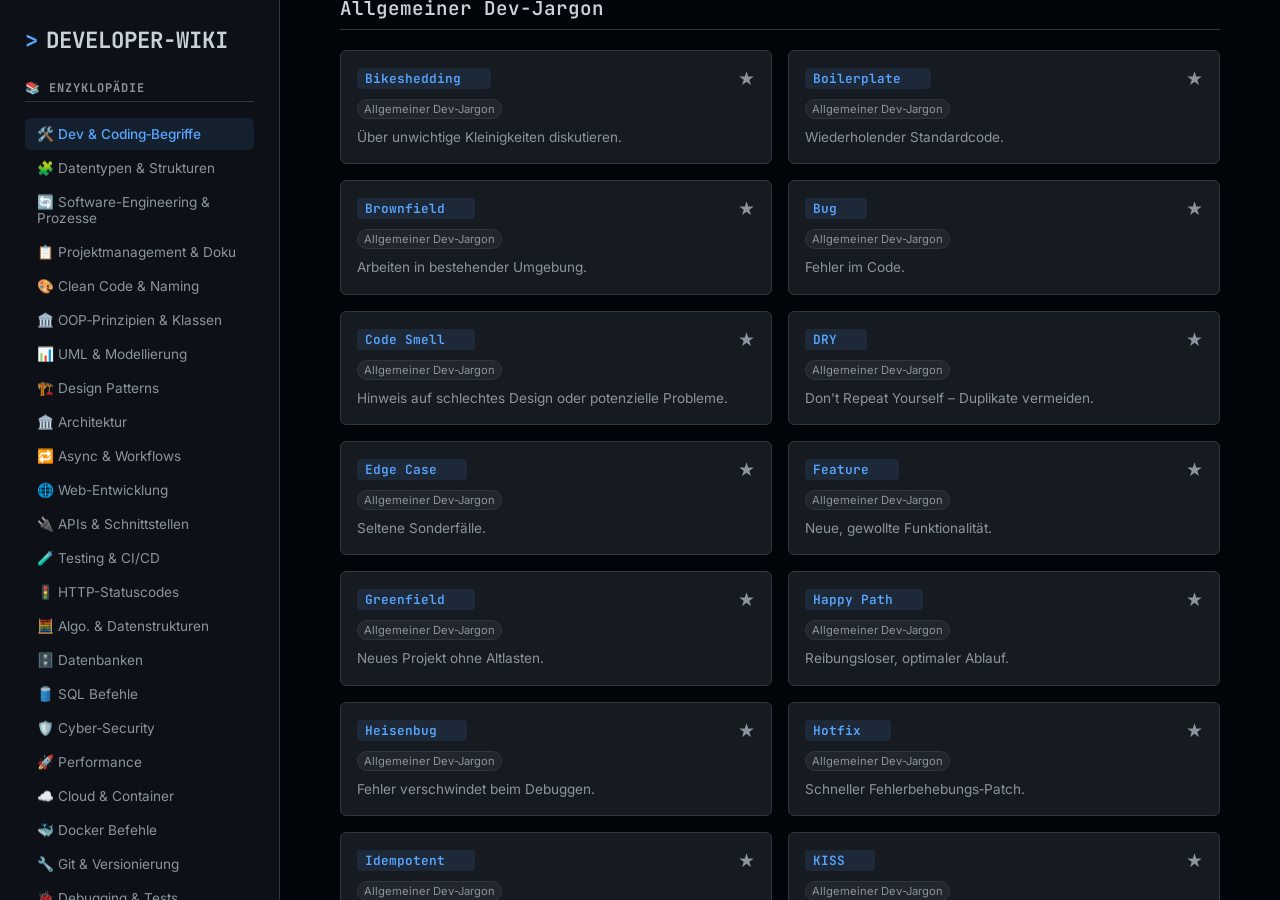
<file: Developer-Wiki.html>
<!DOCTYPE html>
<html lang="de">
<head>
    <meta charset="UTF-8">
    <meta name="viewport" content="width=device-width, initial-scale=1.0">
    <title>Developer-Wiki</title>
    <link rel="stylesheet" href="style.css">
</head>
<body>

<button id="menu-toggle-btn" class="menu-toggle">☰ Menü</button>

<nav>
    <div style="font-size: 1.4rem; font-weight: bold; color: white; margin-bottom: 20px;">DEVELOPER-WIKI</div>

    <h2>📚 Enzyklopädie</h2>
    <ul id="nav-list">
        <!-- Dynamically generated by JS -->
    </ul>
</nav>

<main>
    <div class="header-area">
        <h1 id="page-title">Wissensdatenbank</h1>
        <input type="search" class="search-box" id="search" placeholder="Suchen...">
    </div>

    <div id="main-container">
        <!-- Dynamically generated by JS -->
    </div>
</main>

<!-- Das Modal -->
<div id="pdfModal" class="modal" onclick="closePDF(event)">
    <div class="modal-content" onclick="event.stopPropagation()">
        <!-- Das 'X' zum Schließen -->
        <span class="close-btn" onclick="closePDF()">&times;</span>
        <iframe id="pdfFrame" src=""></iframe>
    </div>
</div>

<script src="data.js"></script>
<script src="script.js"></script>

</body>
</html>
</file>
<file: style.css>
@import url('https://fonts.googleapis.com/css2?family=JetBrains+Mono:wght@400;500;700&family=Inter:wght@400;500;600&display=swap');

        :root {
            --sidebar-w: 280px;
            --primary: #58a6ff; /* Soft Tech Blue */
            --primary-hover: #3182ce;
            --bg: #0d1117; /* Slate Dark */
            --content-bg: #010409; /* Deep Dark */
            --card: #161b22; /* Lighter Slate */
            --text-dark: #c9d1d9; /* Off-white general text */
            --text-muted: #8b949e; /* Muted text */
            --border-color: #30363d; /* Subtle border */
            --radius: 6px;
        }
        * { box-sizing: border-box; }
        body { font-family: 'Inter', sans-serif; background: var(--content-bg); color: var(--text-dark); margin: 0; display: flex; height: 100vh; height: 100dvh; overflow: hidden; }

        /* Typography */
        h1, h2, .term, .section-title, nav h2 {
            font-family: 'JetBrains Mono', monospace;
        }

        /* Sidebar Navigation */
        nav { width: var(--sidebar-w); background: var(--bg); height: 100%; padding: 25px 25px 80px 25px; -webkit-overflow-scrolling: touch; overflow-y: auto; color: var(--text-dark); flex-shrink: 0; border-right: 1px solid var(--border-color); }
        nav > div { font-family: 'JetBrains Mono', monospace; color: var(--text-dark) !important; font-size: 1.2rem; margin-bottom: 30px; display: flex; align-items: center; gap: 8px;}
        nav > div::before { content: '>'; color: var(--primary); font-weight: bold;}
        nav h2 { font-size: 0.75rem; text-transform: uppercase; letter-spacing: 1px; color: var(--text-muted); margin: 25px 0 15px; border-bottom: 1px solid var(--border-color); padding-bottom: 5px; }
        nav ul { list-style: none; padding: 0; }
        nav a { color: var(--text-muted); text-decoration: none; display: block; padding: 8px 12px; border-radius: var(--radius); font-size: 0.85rem; transition: all 0.2s ease; cursor: pointer; margin-bottom: 2px; }
        nav a:hover { color: var(--text-dark); background: rgba(141, 150, 160, 0.1); }
        nav a.active { background: rgba(88, 166, 255, 0.1); color: var(--primary); font-weight: 500; }

        /* Main Content */
        main { flex: 1; overflow-y: auto; padding: 40px 60px; display: flex; flex-direction: column; background: var(--content-bg); }
        .header-area { margin-bottom: 30px; }
        h1 { font-size: 1.8rem; margin: 0; color: var(--text-dark); font-weight: 700; }

        /* Controls area */
        .controls-area { display: flex; gap: 15px; margin-top: 15px; }
        .control-toggle { display: flex; align-items: center; cursor: pointer; color: var(--text-muted); font-size: 0.9rem; user-select: none; }
        .control-toggle input { margin-right: 8px; cursor: pointer; }
        .control-toggle:hover span { color: var(--text-dark); }

        .search-box { width: 100%; max-width: 600px; padding: 10px 16px; border-radius: var(--radius); border: 1px solid var(--border-color); background: var(--bg); color: var(--text-dark); font-size: 0.95rem; outline: none; margin-top: 20px; transition: all 0.2s; font-family: 'Inter', sans-serif; }
        .search-box::placeholder { color: var(--text-muted); }
        .search-box:focus { border-color: var(--primary); box-shadow: 0 0 0 3px rgba(88, 166, 255, 0.3); }

        /* SPA Logic */
        .content-section { display: none; animation: fadeIn 0.2s ease-out; }
        .content-section.active { display: block; }
        @keyframes fadeIn { from { opacity: 0; transform: translateY(5px); } to { opacity: 1; transform: translateY(0); } }

        .section-title { font-size: 1.2rem; color: var(--text-dark); margin-bottom: 20px; border-bottom: 1px solid var(--border-color); padding-bottom: 8px; font-weight: 600; }
        .grid { display: grid; grid-template-columns: repeat(auto-fill, minmax(300px, 1fr)); gap: 16px; }

        .card { background: var(--card); padding: 16px; border-radius: var(--radius); border: 1px solid var(--border-color); position: relative; transition: all 0.2s ease; display: flex; flex-direction: column; align-items: flex-start; }

        .card[onclick] { cursor: pointer; }
        .card[onclick]:hover { border-color: #8b949e; background: #1c2128; }

        .term { font-weight: 600; color: var(--primary); background: rgba(88, 166, 255, 0.1); padding: 2px 8px; border-radius: 4px; display: inline-block; margin-bottom: 10px; font-size: 0.8rem; padding-right: 30px;}

        /* Top right card actions (Star & Copy) */
        .card-actions { position: absolute; top: 16px; right: 16px; display: flex; gap: 8px; }
        .star-btn, .copy-btn { background: none; border: none; font-size: 1.2rem; cursor: pointer; color: var(--text-muted); padding: 0; display: flex; align-items: center; justify-content: center; transition: all 0.2s; }
        .star-btn:hover { color: #f1e05a; transform: scale(1.1); }
        .star-btn.active { color: #f1e05a; text-shadow: 0 0 5px rgba(241, 224, 90, 0.3); }
        .copy-btn { font-size: 1rem; opacity: 0; }
        .card:hover .copy-btn { opacity: 1; }
        .copy-btn:hover { color: var(--text-dark); transform: scale(1.1); }
        .copy-btn.copied { color: #2ea043; } /* Green on success */

        /* Tags */
        .tags-container { display: flex; flex-wrap: wrap; gap: 6px; margin-bottom: 8px; }
        .tag-badge { background: #21262d; border: 1px solid var(--border-color); color: var(--text-muted); padding: 2px 6px; border-radius: 12px; font-size: 0.7rem; }

        /* Description & Quiz Mode */
        .desc { font-size: 0.85rem; line-height: 1.5; color: var(--text-muted); width: 100%; transition: filter 0.3s ease; }
        .desc b { color: var(--primary); font-family: 'JetBrains Mono', monospace; font-weight: 600; }

        .quiz-mode .desc { filter: blur(6px); cursor: pointer; user-select: none; }
        .quiz-mode .card:hover .desc { filter: blur(4px); }
        .quiz-mode .desc.revealed { filter: none; cursor: text; user-select: auto; }

        /* Search highlighting */
        mark.highlight { background-color: rgba(88, 166, 255, 0.3); color: inherit; padding: 0; border-radius: 2px; }

        .content-section[style*="block"] .section-title {
            background: transparent;
            padding: 0 0 8px 0;
            border-left: none;
        }

        /* Modal */
        .modal {
            display: none;
            position: fixed;
            z-index: 9999;
            left: 0; top: 0; width: 100%; height: 100%;
            background-color: rgba(1, 4, 9, 0.8);
            backdrop-filter: blur(4px);
        }

        .modal-content {
            position: relative;
            background-color: var(--card);
            margin: 4% auto;
            width: 80%;
            height: 80%;
            border-radius: var(--radius);
            overflow: hidden;
            border: 1px solid var(--border-color);
            box-shadow: 0 8px 24px rgba(0,0,0,0.5);
        }

        .close-btn {
            position: absolute;
            top: 12px;
            right: 16px;
            font-size: 24px;
            font-family: 'JetBrains Mono', monospace;
            color: var(--text-muted);
            cursor: pointer;
            z-index: 10001;
            transition: all 0.2s;
            line-height: 1;
        }

        .close-btn:hover { color: var(--text-dark); }

        #pdfFrame { width: 100%; height: 100%; border: none; background: #fff; }

        /* Back to top button */
        .back-to-top {
            display: none; position: fixed; bottom: 30px; right: 30px; z-index: 99; font-size: 1.2rem;
            border: none; outline: none; background-color: var(--primary); color: white; cursor: pointer;
            padding: 10px 15px; border-radius: 50%; opacity: 0.7; transition: opacity 0.3s, background-color 0.3s;
            box-shadow: 0 4px 12px rgba(0,0,0,0.5);
        }
        .back-to-top:hover { opacity: 1; background-color: var(--primary-hover); }

        /* Scrollbars */
        ::-webkit-scrollbar { width: 10px; height: 10px; }
        ::-webkit-scrollbar-track { background: transparent; }
        ::-webkit-scrollbar-thumb { background: #484f58; border-radius: 5px; border: 2px solid var(--bg); }
        ::-webkit-scrollbar-thumb:hover { background: #6e7681; }

        /* Mobile Navigation Toggle Button */
        .menu-toggle {
            display: none;
            background: var(--card);
            color: var(--text-dark);
            border: 1px solid var(--border-color);
            padding: 8px 12px;
            font-size: 1rem;
            font-family: 'Inter', sans-serif;
            cursor: pointer;
            position: fixed;
            top: 10px;
            left: 10px;
            z-index: 1000;
            border-radius: var(--radius);
        }

        /* Responsive Design */
        @media (max-width: 768px) {
            body { flex-direction: column; }
            .menu-toggle { display: block; }
            nav { position: fixed; left: -100%; width: 260px; transition: left 0.3s ease; z-index: 999; padding-top: 60px; box-shadow: 4px 0 24px rgba(0,0,0,0.5); border-right: 1px solid var(--border-color); }
            nav.open { left: 0; }
            main { padding: 60px 20px 20px 20px; }
            .grid { grid-template-columns: 1fr; }
        }
</file>
